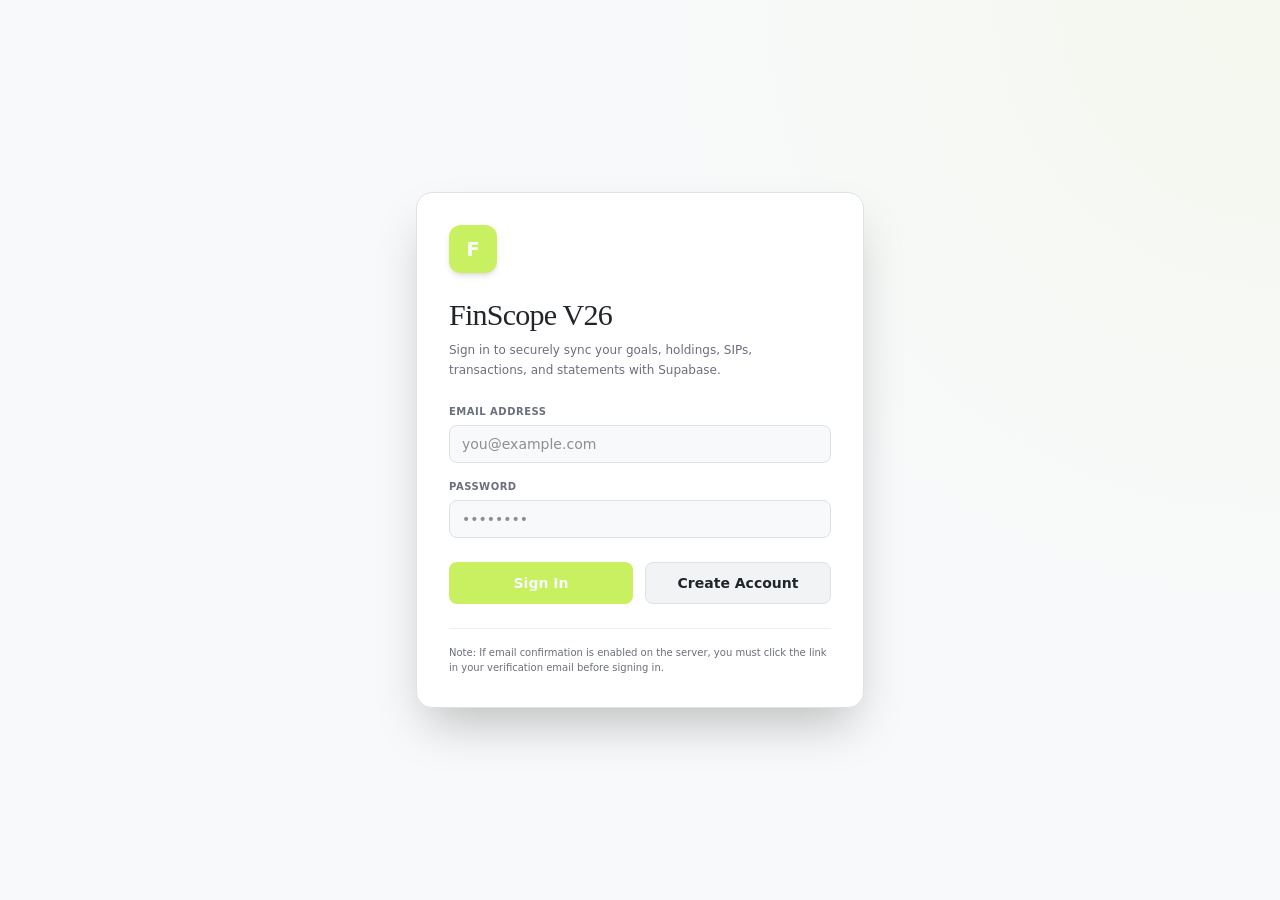
<file: index.html>
<!doctype html>
<html lang="en">
  <head>
    <meta charset="UTF-8" />
    <meta name="viewport" content="width=device-width, initial-scale=1.0" />
    <title>FinScope V26</title>
    <script type="module" crossorigin src="./assets/index-BINsIjEo.js"></script>
    <link rel="modulepreload" crossorigin href="./assets/vendor-lucide-CgvZqqxJ.js">
    <link rel="modulepreload" crossorigin href="./assets/vendor-recharts-ChlE7wHX.js">
    <link rel="modulepreload" crossorigin href="./assets/vendor-supabase-dIChsWQP.js">
    <link rel="modulepreload" crossorigin href="./assets/vendor-pdfjs-C_4S0eUY.js">
    <link rel="stylesheet" crossorigin href="./assets/index-CJ7_TqJN.css">
  </head>
  <body>
    <div id="root"></div>
  </body>
</html>
</file>
